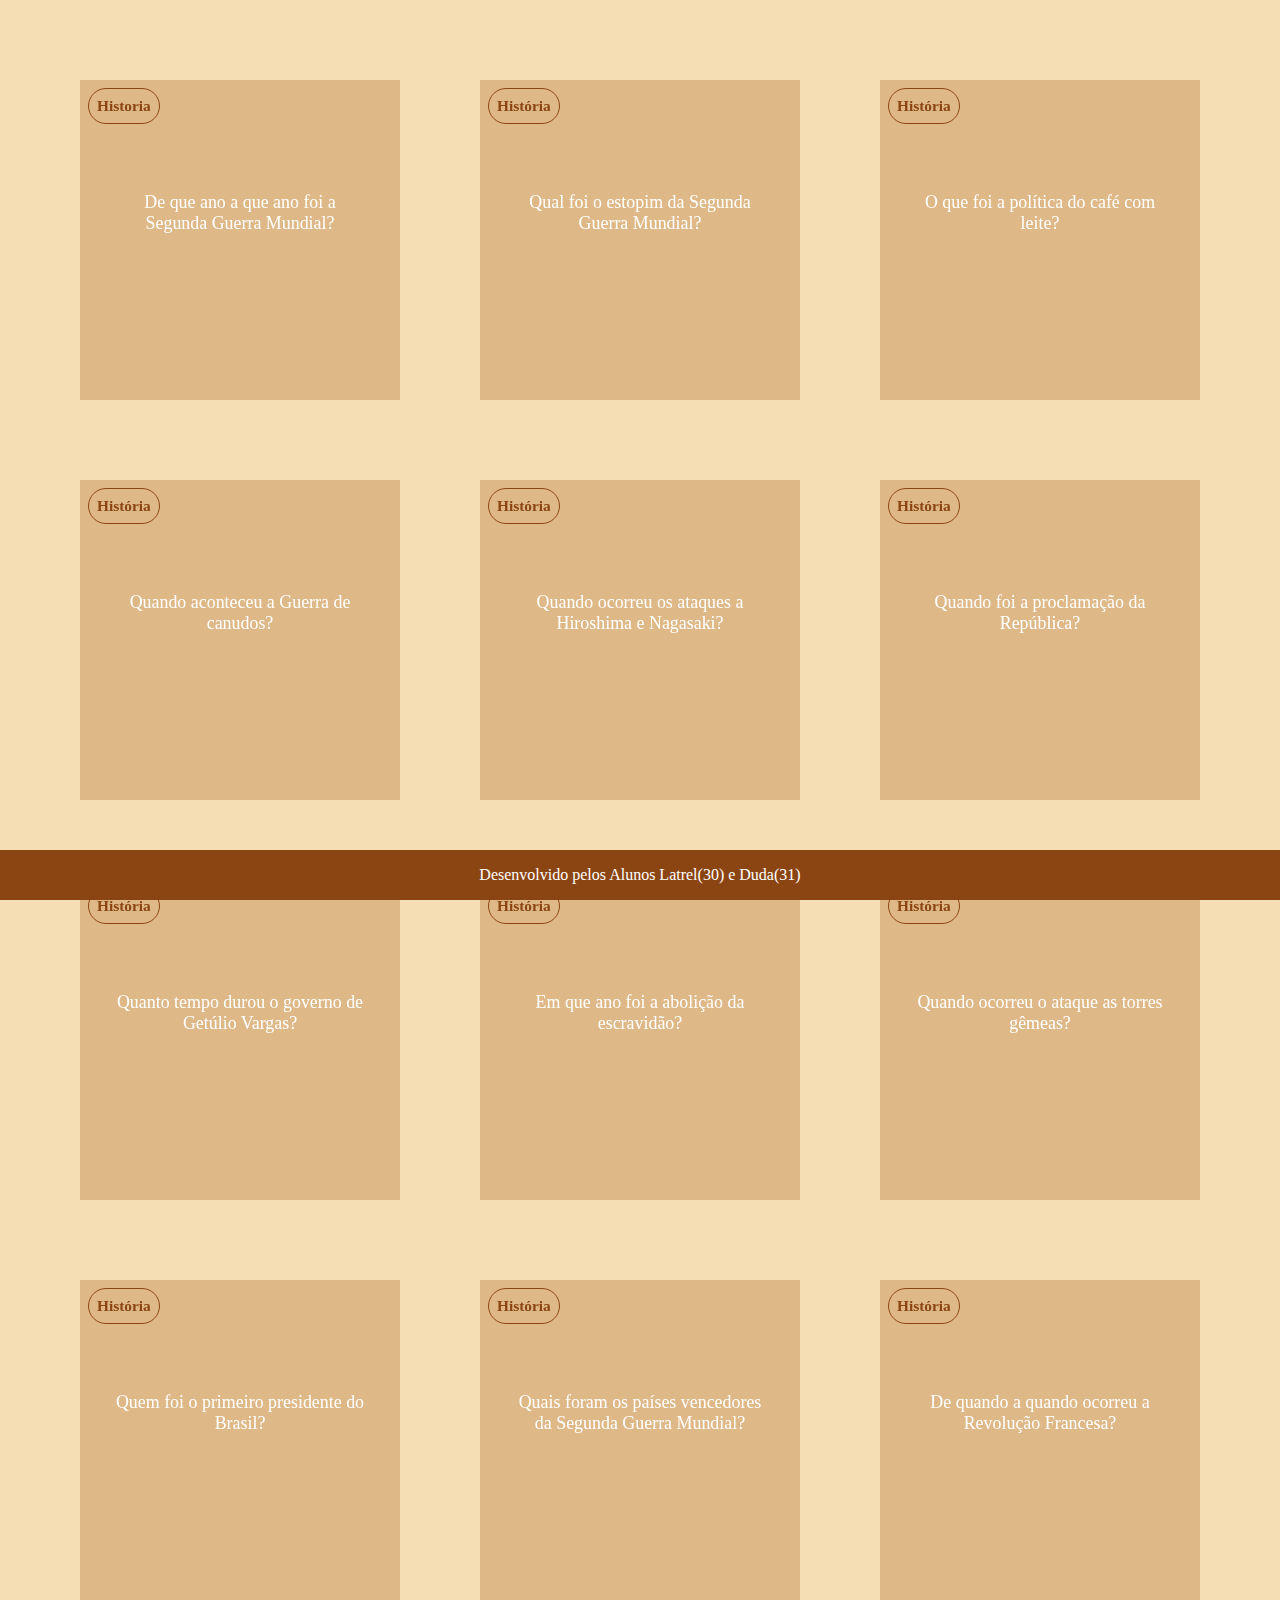
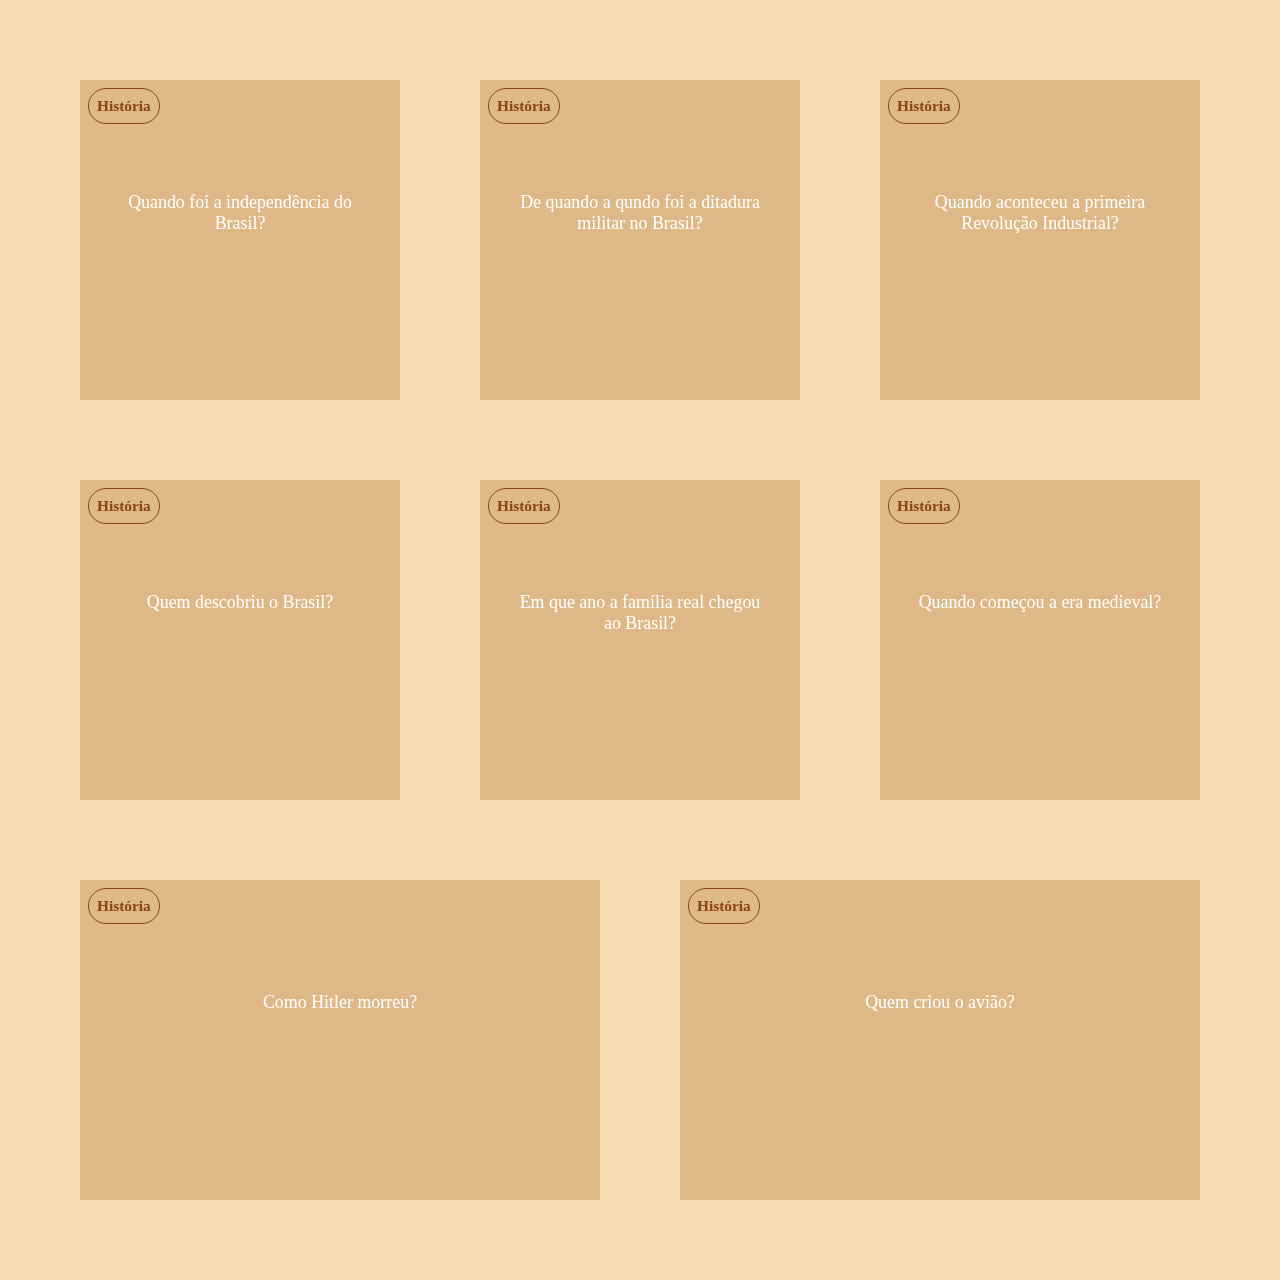
<file: index.html>
<!DOCTYPE html>
<html lang="en">
<head>
    <meta charset="UTF-8">
    <meta name="viewport" content="width=device-width, initial-scale=1.0">
    <title>Document</title>
    <link rel="stylesheet" href="style.css">
</head>
<body>
    <section id="containeres">


    </section>
    <footer>
    <p>Desenvolvido pelos Alunos Latrel(30) e Duda(31)</p>
    </footer>
    <script src="main.js"></script>
    <script src="perguntas.js"></script>
</body>
</html>
</file>
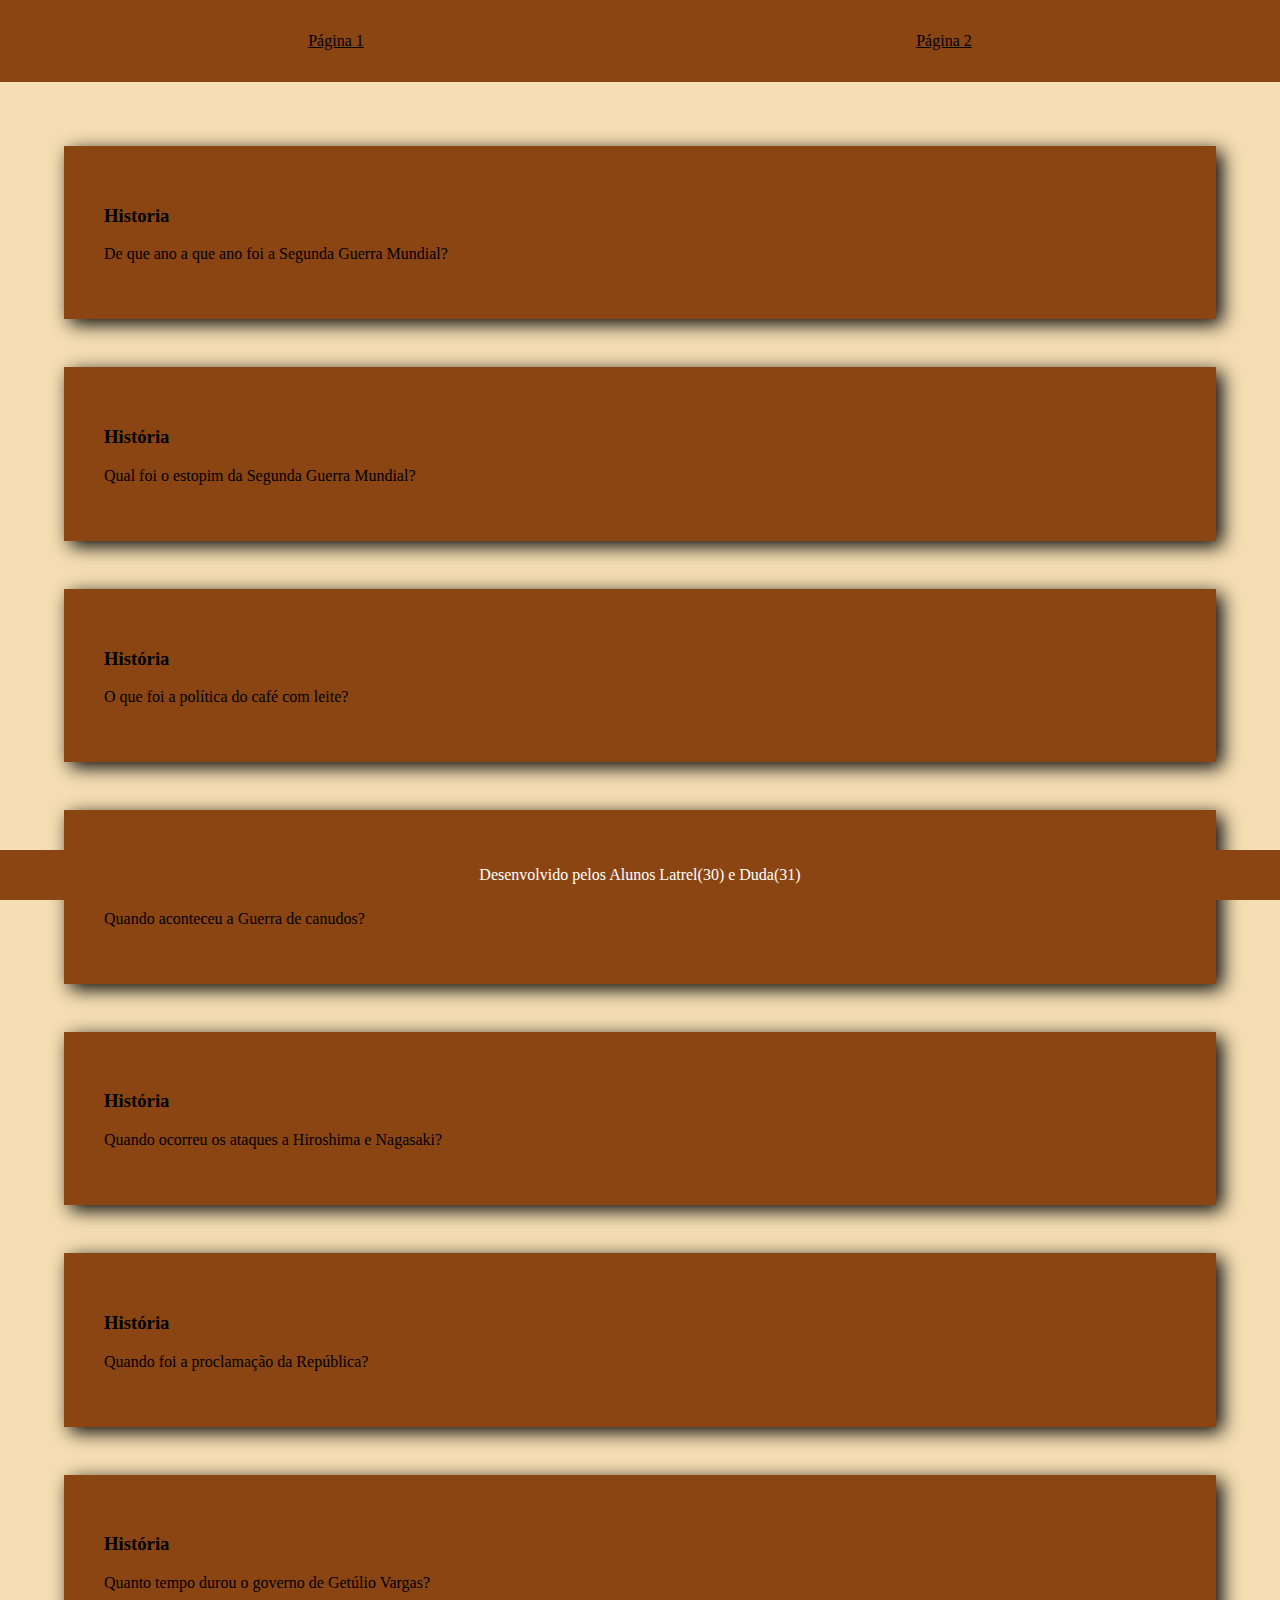
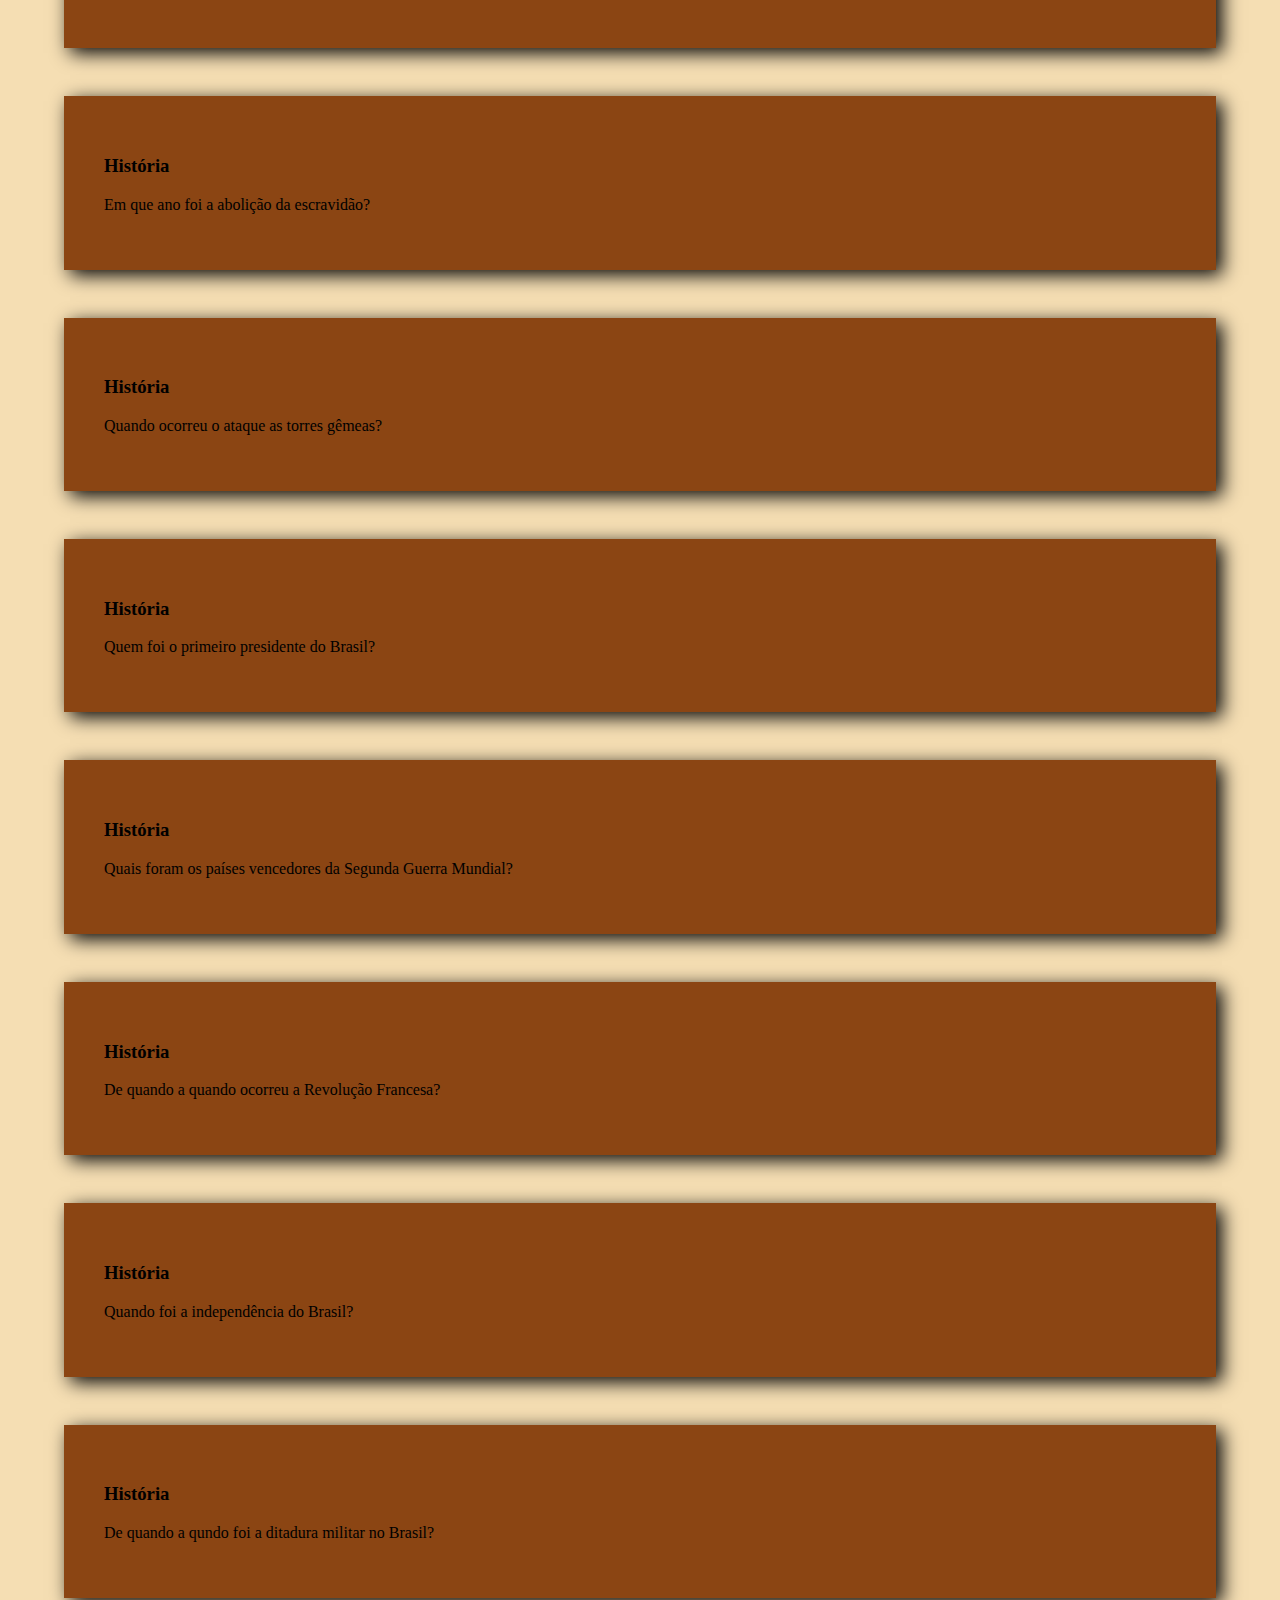
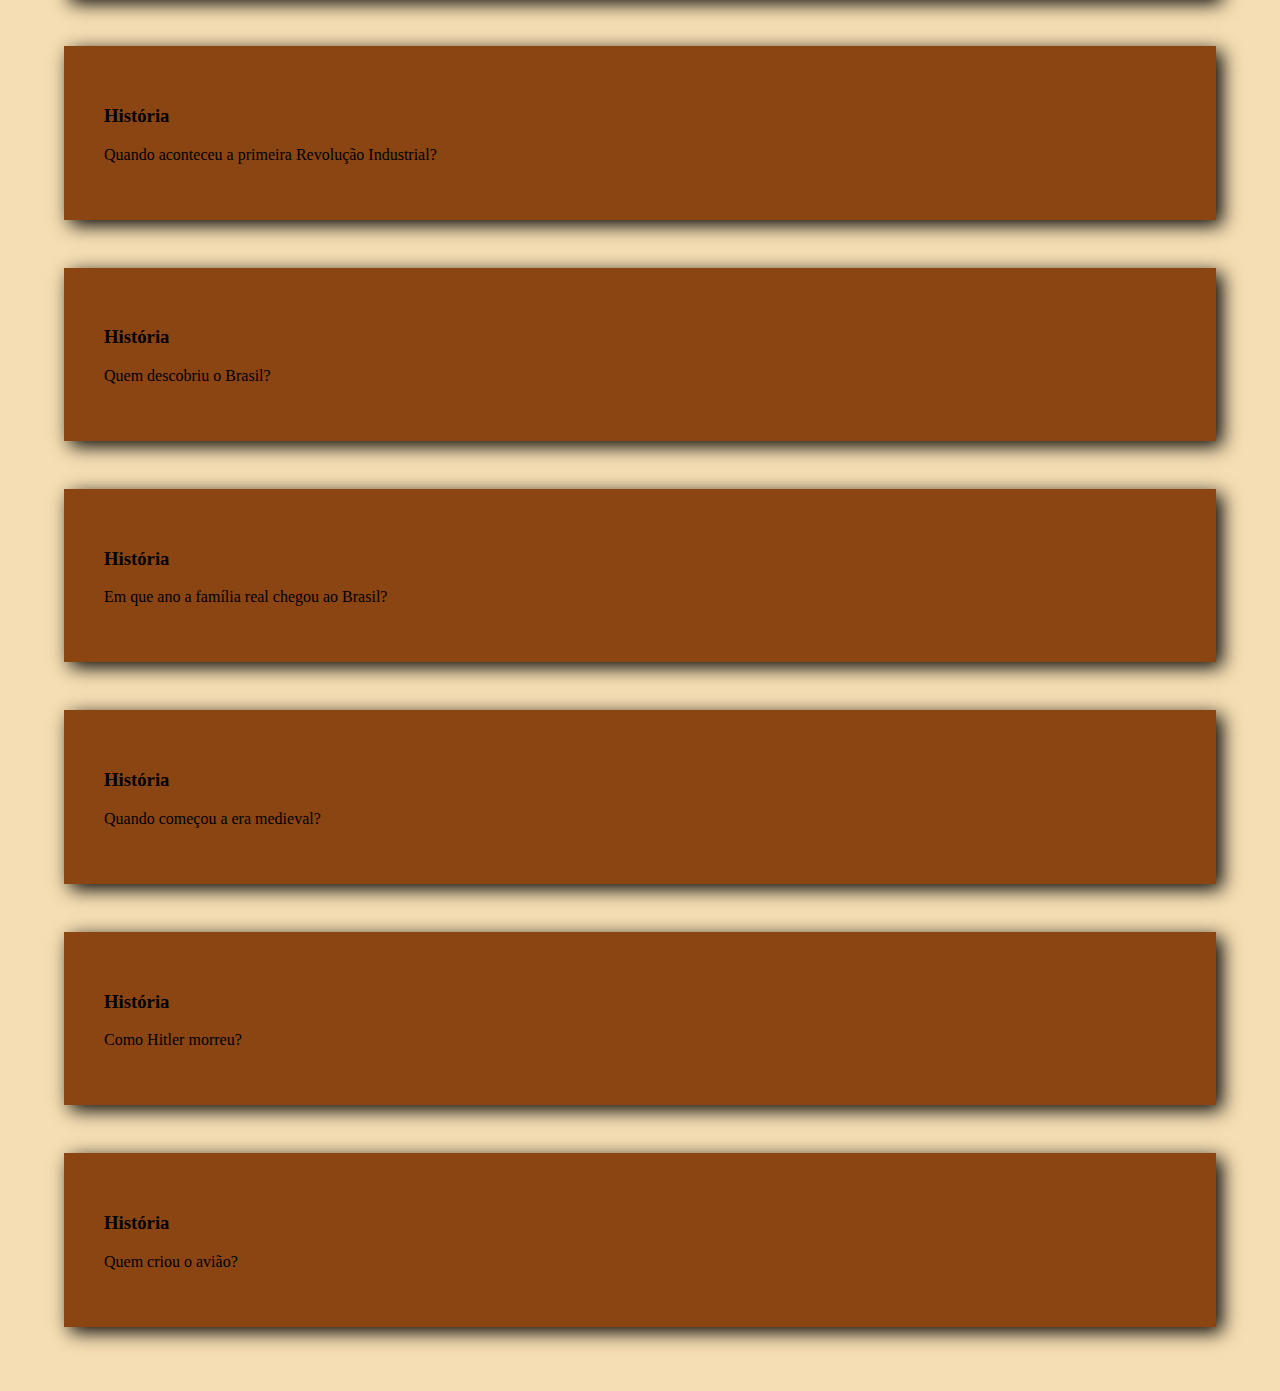
<file: Página2.html>
<!DOCTYPE html>
<html lang="en">
<head>
    <meta charset="UTF-8">
    <meta name="viewport" content="width=device-width, initial-scale=1.0">
    <title>Document</title>
    <link rel="stylesheet" href="p2.css">
</head>
<body>
    <header>
<a href="index.html">Página 1</a>
<a href="Página2.html">Página 2</a>
    </header>

    <section id="containeres">

    </section>
    <footer>
    <p>Desenvolvido pelos Alunos Latrel(30) e Duda(31)</p>
    </footer>
    <script src="pagina2.js"></script>
    <script src="perguntas.js"></script>
</body>
</html>
</file>
<file: style.css>
:root{
    --fundo: #F5DEB3;
    --cor-frente: #DEB887;
    --cor-verso: #D2B48C;
    --destaque: #8B4513;
    --preto: #000000;
    --branco: #ffffff;
}

body{
    background-color: var(--fundo);
    margin: 0;
}

header{
    background-color: var(--destaque);
    diplay: flex;
    justify-content: space-around;
    padding: 2rem;
}

header a{
    color: var(--preto);
}

footer{
    position: fixed;
    bottom: 0;
    background-color: var(--destaque);
    color: var(--branco);
    width: 100%;
    text-align: center;
}

#containeres{
     padding: 4rem;
     display: flex;
     gap: 3rem;
     flex-wrap: wrap;
}

.cartao{
    flex-grow: 1;
    flex-basis: calc(33% - 6rem);
    height: 20rem;
    margin: 1rem;
}

.conteudo-cartao{
    background-color: var(--cor-frente);
    height: 100%;
    color: var(--branco);
    text-align: center;
    transform-style: preserve-3d;
    transition: transform 300ms ease-in-out;
}

.conteudo-cartao h3{
    border: 1px solid var(--destaque);
    border-radius: 6rem;
    color: var(--destaque);
    padding: 0.5rem;
    margin: 0.5rem;
    position: absolute;
    text-align: left;
    font-size: 1.2vw;
    backface-visibility: hidden;
}

.conteudo-cartao p{
    margin-top: 5rem;
    padding: 2rem;
    font-size: 1.4vw;
}

.pergunta-cartao{
    font-weight: 500;
}

.resposta-cartao{
    font-weight: 700;
    color: var(--destaque);
    background-color: var(--cor-verso);
    border: 3px solid var(--destaque);
    transform: rotateY(180deg);
}

.cartao.active .conteudo-cartao{
    transform: rotateY(180deg);
}

.pergunta-cartao, .resposta-cartao{
    backface-visibility: hidden;
    position: absolute;
    height: 100%;
    width: 100%;
}
</file>
<file: p2.css>
:root{
    --fundo: #F5DEB3;
    --cor-frente: #DEB887;
    --cor-verso: #D2B48C;
    --destaque: #8B4513;
    --preto: #000000;
    --branco: #ffffff;
}

body{
    background-color: var(--fundo);
    margin: 0;
}

header{
    background-color: var(--destaque);
    display: flex;  
    justify-content: space-around;
    padding: 2rem;
}

header a{
    color: var(--preto);
}

footer{
    position: fixed;
    bottom: 0;
    background-color: var(--destaque);
    color: var(--branco);
    width: 100%;
    text-align: center;
}

#containeres{
    display: grid;
    gap: 3rem;
    padding: 4rem;
}

.cartao{
    background-color: var(--destaque);
    padding: 40px;
    color: var(--preto);
    box-shadow: 6px 5px 18px var(--preto);
}

.cartao:hover{
    transform: scale(1.03);
}

.resposta-cartao{
    padding:40px;
    background-color: #ffffff;
    display: none;
}
</file>
